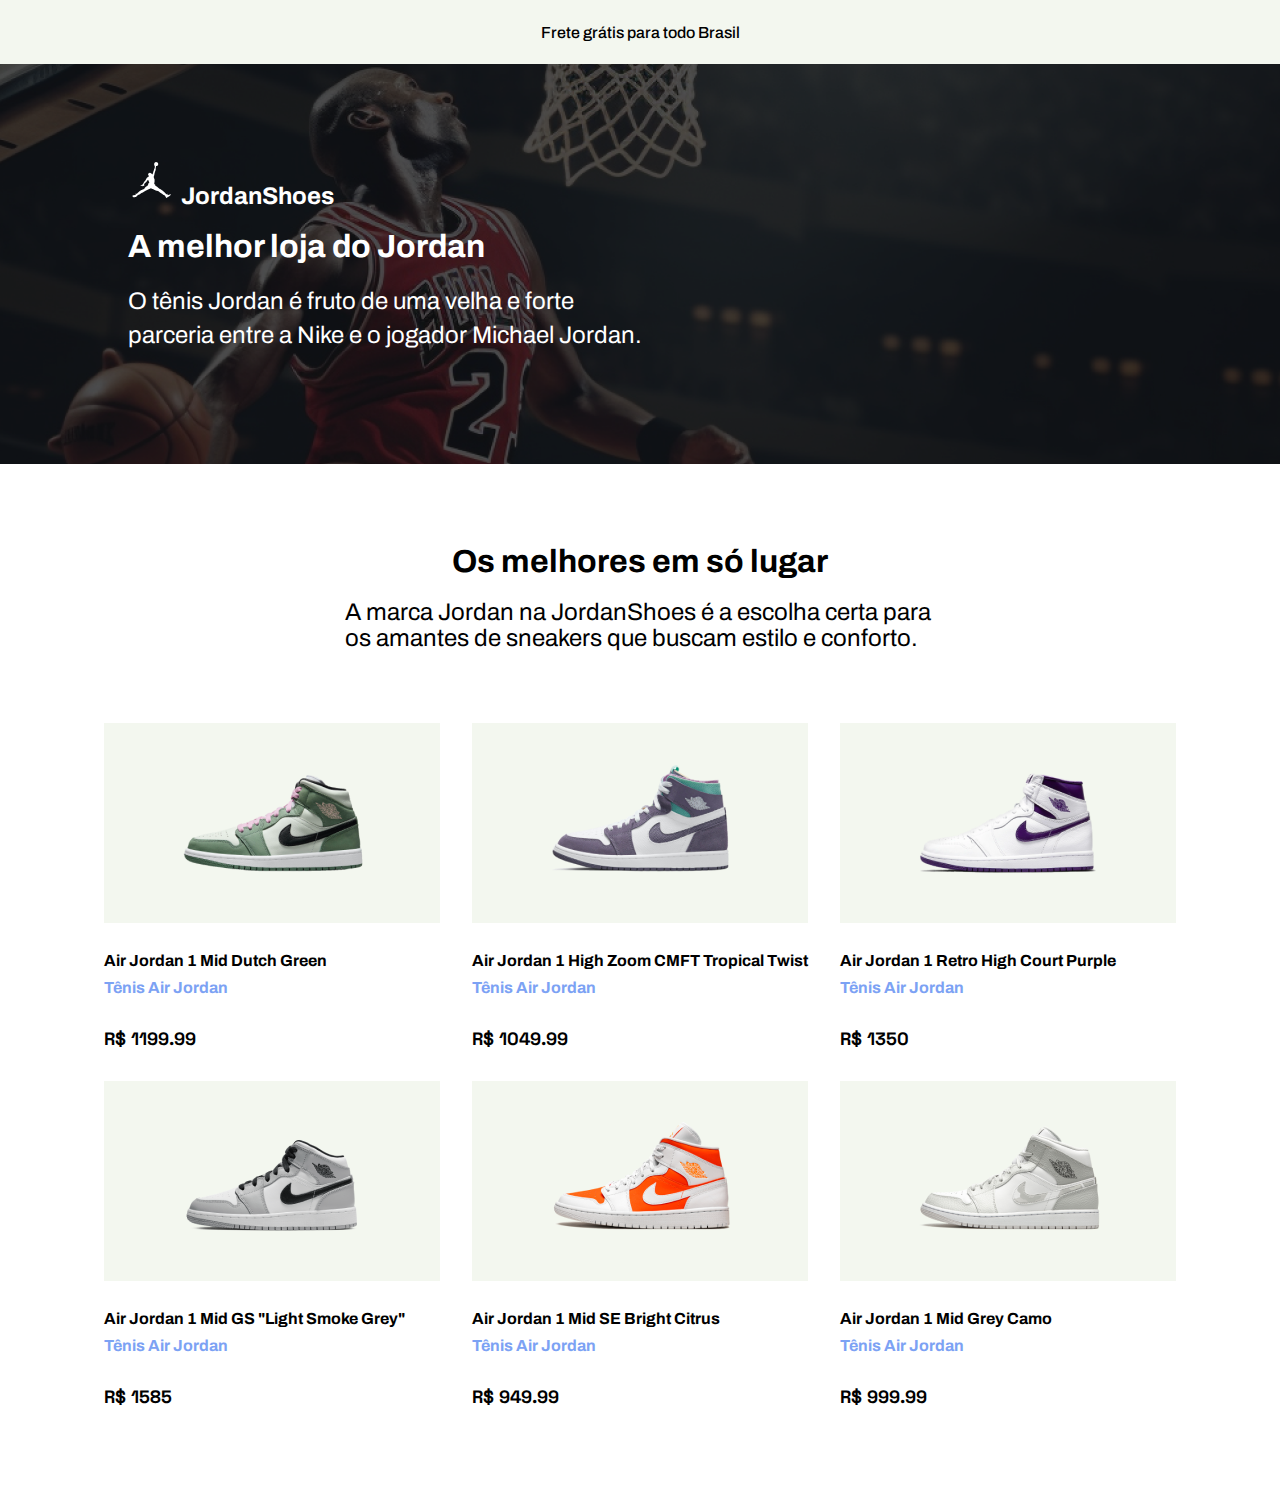
<file: index.html>
<!DOCTYPE html>
<html lang="pt-br">
    <head>
        <meta charset="UTF-8" />
        <link rel="preconnect" href="https://fonts.googleapis.com" />
        <link rel="preconnect" href="https://fonts.gstatic.com" crossorigin />
        <link
            href="https://fonts.googleapis.com/css2?family=Archivo:ital,wght@0,100..900;1,100..900&family=Space+Grotesk:wght@300..700&display=swap"
            rel="stylesheet"
        />
        <meta http-equiv="X-UA-Compatible" content="IE=edge" />
        <meta name="viewport" content="width=device-width, initial-scale=1.0" />
        <link rel="icon" href="./images/favicon.png" type="image/x-icon" />
        <title>Jordan Shoes</title>
        <link rel="stylesheet" href="CSS/style.css" />
    </head>
    <body>
        <section class="top_fixed">
            Frete grátis para todo Brasil
        </section>

        <section class="hero">
            <div class="hero_content">
                <h1>
                    <img src="./images/logo-jordan.svg" alt="logo jordan" />
                    JordanShoes
                </h1>
            <h2>A melhor loja do Jordan</h2>
            <p>
                O tênis Jordan é fruto de uma velha e forte<br> parceria entre a
                Nike e o jogador Michael Jordan.
            </p>
            </div>
        </section>

        <main>
            <section class="produtos">
                <div class="heading_produtos">
                    <h3>Os melhores em só lugar</h3>
                <p>
                    A marca Jordan na JordanShoes é a escolha certa para os amantes
                    de sneakers que buscam estilo e conforto.
                </p>
                </div>
            
    
                <section class="lista_produtos">

                </section>

            </section>   
        </main>

        <script src="js/script.js"></script>
    </body>
</html>
</file>
<file: CSS/style.css>
:root {
    --brand_color: #7CA2F4;
    --dark: #121214;
    --white_soft: #F3F7EF;
    --white: #FFFFFF;
}

* {
    margin: 0;
    padding: 0;
    box-sizing: border-box;
} 

body {
    width: 100%;
    height: 100%;
    font-family: Archivo, sans-serif;
}

.top_fixed {
    width: 100%;
    height: 64px;
    background-color: var(--white_soft);
    font-weight: 500;
    display: flex;
    align-items: center;
    justify-content: center;
}

.hero {
    width: 100%;
    height: 400px;
    background-image: url('../images/image-michael-jordan.png');
    background-repeat: no-repeat;
    background-size: cover;
    background-position: center bottom;

    display: flex;
    align-items: center;
    justify-content: center;
}

.hero_content {
    width: 80%;
    height: auto;
    color: var(--white); 
}

.hero_content h1, .hero_content p {
    font-size: 24px;
    margin-bottom: 20px;
}

.hero_content h2 {
    font-size: 32px;
    margin-bottom: 20px;
}

.hero_content p {
    line-height: 34px;
}

main {
    width: 100%;
    height: 100%;

    display: flex;
    align-items: center;
    justify-content: center;
}

.produtos{
    /* border: 1px solid red; */
    width: 100%;
    height: 100%;
    margin-block: 80px;

    display: flex;
    flex-direction: column;
    align-items: center;
    justify-content: center;
}

.heading_produtos {
    max-width: 590px;
    height: 100%;
    margin-bottom: 72px;
}

.heading_produtos h3 {
    text-align: center;
    font-size: 32px;
    margin-bottom: 20px;
}

.heading_produtos p {
    font-size: 24px;
}

.lista_produtos {
    width: 100%;
    height: 100%;

    display: flex;
    align-items: center;
    justify-content: center;
    flex-wrap: wrap;
    gap: 32px;
}

.card_produto {
    width: 336px;
    height: 326px;
}

.card_produto figure {
    width: 100%;
    height: 200px;
    background-color: var(--white_soft);

    display: flex;
    align-items: center;
    justify-content: center;
}

.card_produto_detalhes {
    margin-block: 24px;
}

.card_produto_detalhes h4 {
    font-size: 16px;
    font-weight: 700;
    line-height: 28px;
}

.card_produto_detalhes h5 {
    font-size: 16px;
    line-height: 26px;
    color: var(--brand_color);
}

.card_produto h6 {
    font-size: 18px;
    line-height: 28px;
    font-family: 'Space Grotesk', sans-serif;
}


/* Responsividade */

@media screen and (max-width: 768px) {
    .top_fixed {
        height: 41px;
        font-size: 16px;
    }

    .hero {
        height: 350px;
    }

    .hero_content h1 {
        font-size: 18px;
    }

    .hero_content h2 {
        font-size: 24px;
    }

    .hero_content p {
        font-size: 18px;
        line-height: 28px;
    }

    .heading_produtos {
        padding-inline: 20px;
    }

    .heading_produtos h3 {
        font-size: 24px;
    }

    .heading_produtos p {
        font-size: 16px;
        line-height: 26px;
    }

    .lista_produtos {
        margin-block: 32px;
        gap: 32px;
    }

    .card_produto_detalhes h4 {
        font-size: 16px;
    }

    .card_produto_detalhes h5 {
        font-size: 16px;
    }

    .card_produto h6 {
        font-size: 20px;
    }
}




@media screen and (min-width: 375px) and (max-width: 425px) {
    .top_fixed {
        height: 39px;
        font-size: 16px;
    }

    .hero {
        height: 350px;
    }

    .hero_content h1 {
        font-size: 18px;
    }

    .hero_content h2 {
        font-size: 22px;
    }

    .hero_content p {
        font-size: 13px;
        line-height: 26px;
    }

    .heading_produtos h3 {
        font-size: 20px;
    }

    .heading_produtos p {
        font-size: 12px;
        line-height: 24px;
        text-align: center;
    }

    .lista_produtos {
        margin-block: 24px;
        gap: 24px;
    }

    .card_produto {
        width: 90%;
    }

    .card_produto_detalhes h4 {
        font-size: 16px;
    }

}
</file>
